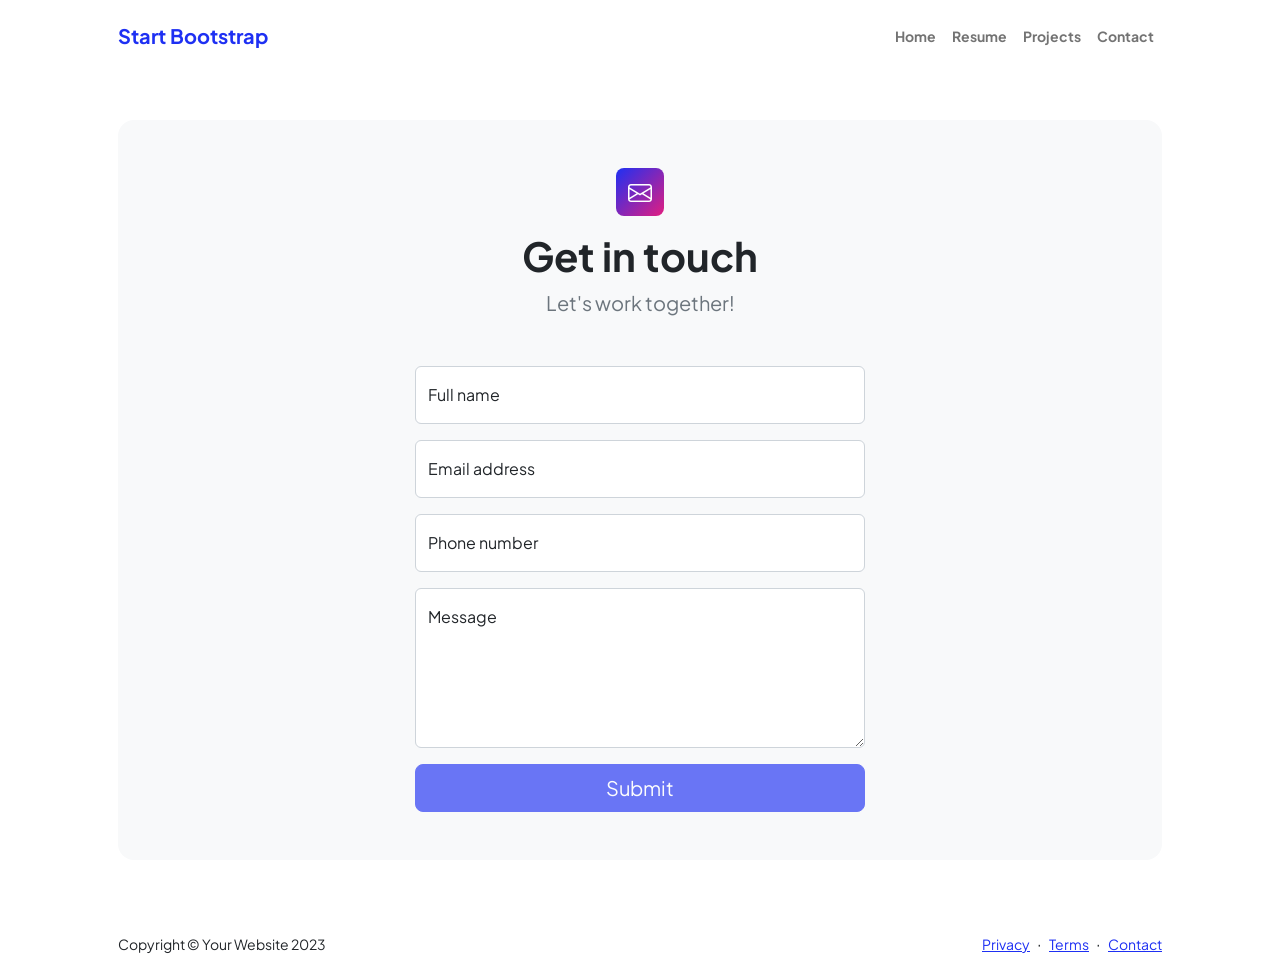
<file: d-id/demo/contact.html>
<!DOCTYPE html>
<html lang="en">
    <head>
        <meta charset="utf-8" />
        <meta name="viewport" content="width=device-width, initial-scale=1, shrink-to-fit=no" />
        <meta name="description" content />
        <meta name="author" content />
        <title>Modern Business - Start Bootstrap Template</title>
        <!-- Favicon-->
        <link rel="icon" type="image/x-icon" href="assets/favicon.ico" />
        <!-- Custom Google font-->
        <link rel="preconnect" href="https://fonts.googleapis.com" />
        <link rel="preconnect" href="https://fonts.gstatic.com" crossorigin />
        <link href="https://fonts.googleapis.com/css2?family=Plus+Jakarta+Sans:wght@100;200;300;400;500;600;700;800;900&amp;display=swap" rel="stylesheet" />
        <!-- Bootstrap icons-->
        <link href="https://cdn.jsdelivr.net/npm/bootstrap-icons@1.8.1/font/bootstrap-icons.css" rel="stylesheet" />
        <!-- Core theme CSS (includes Bootstrap)-->
        <link href="css/styles.css" rel="stylesheet" />
    </head>
    <body class="d-flex flex-column">
        <main class="flex-shrink-0">
            <!-- Navigation-->
            <nav class="navbar navbar-expand-lg navbar-light bg-white py-3">
                <div class="container px-5">
                    <a class="navbar-brand" href="index.html"><span class="fw-bolder text-primary">Start Bootstrap</span></a>
                    <button class="navbar-toggler" type="button" data-bs-toggle="collapse" data-bs-target="#navbarSupportedContent" aria-controls="navbarSupportedContent" aria-expanded="false" aria-label="Toggle navigation"><span class="navbar-toggler-icon"></span></button>
                    <div class="collapse navbar-collapse" id="navbarSupportedContent">
                        <ul class="navbar-nav ms-auto mb-2 mb-lg-0 small fw-bolder">
                            <li class="nav-item"><a class="nav-link" href="index.html">Home</a></li>
                            <li class="nav-item"><a class="nav-link" href="resume.html">Resume</a></li>
                            <li class="nav-item"><a class="nav-link" href="projects.html">Projects</a></li>
                            <li class="nav-item"><a class="nav-link" href="contact.html">Contact</a></li>
                        </ul>
                    </div>
                </div>
            </nav>
            <!-- Page content-->
            <section class="py-5">
                <div class="container px-5">
                    <!-- Contact form-->
                    <div class="bg-light rounded-4 py-5 px-4 px-md-5">
                        <div class="text-center mb-5">
                            <div class="feature bg-primary bg-gradient-primary-to-secondary text-white rounded-3 mb-3"><i class="bi bi-envelope"></i></div>
                            <h1 class="fw-bolder">Get in touch</h1>
                            <p class="lead fw-normal text-muted mb-0">Let's work together!</p>
                        </div>
                        <div class="row gx-5 justify-content-center">
                            <div class="col-lg-8 col-xl-6">
                                <!-- * * * * * * * * * * * * * * *-->
                                <!-- * * SB Forms Contact Form * *-->
                                <!-- * * * * * * * * * * * * * * *-->
                                <!-- This form is pre-integrated with SB Forms.-->
                                <!-- To make this form functional, sign up at-->
                                <!-- https://startbootstrap.com/solution/contact-forms-->
                                <!-- to get an API token!-->
                                <form id="contactForm" data-sb-form-api-token="API_TOKEN">
                                    <!-- Name input-->
                                    <div class="form-floating mb-3">
                                        <input class="form-control" id="name" type="text" placeholder="Enter your name..." data-sb-validations="required" />
                                        <label for="name">Full name</label>
                                        <div class="invalid-feedback" data-sb-feedback="name:required">A name is required.</div>
                                    </div>
                                    <!-- Email address input-->
                                    <div class="form-floating mb-3">
                                        <input class="form-control" id="email" type="email" placeholder="name@example.com" data-sb-validations="required,email" />
                                        <label for="email">Email address</label>
                                        <div class="invalid-feedback" data-sb-feedback="email:required">An email is required.</div>
                                        <div class="invalid-feedback" data-sb-feedback="email:email">Email is not valid.</div>
                                    </div>
                                    <!-- Phone number input-->
                                    <div class="form-floating mb-3">
                                        <input class="form-control" id="phone" type="tel" placeholder="(123) 456-7890" data-sb-validations="required" />
                                        <label for="phone">Phone number</label>
                                        <div class="invalid-feedback" data-sb-feedback="phone:required">A phone number is required.</div>
                                    </div>
                                    <!-- Message input-->
                                    <div class="form-floating mb-3">
                                        <textarea class="form-control" id="message" type="text" placeholder="Enter your message here..." style="height: 10rem" data-sb-validations="required"></textarea>
                                        <label for="message">Message</label>
                                        <div class="invalid-feedback" data-sb-feedback="message:required">A message is required.</div>
                                    </div>
                                    <!-- Submit success message-->
                                    <!---->
                                    <!-- This is what your users will see when the form-->
                                    <!-- has successfully submitted-->
                                    <div class="d-none" id="submitSuccessMessage">
                                        <div class="text-center mb-3">
                                            <div class="fw-bolder">Form submission successful!</div>
                                            To activate this form, sign up at
                                            <br />
                                            <a href="https://startbootstrap.com/solution/contact-forms">https://startbootstrap.com/solution/contact-forms</a>
                                        </div>
                                    </div>
                                    <!-- Submit error message-->
                                    <!---->
                                    <!-- This is what your users will see when there is-->
                                    <!-- an error submitting the form-->
                                    <div class="d-none" id="submitErrorMessage"><div class="text-center text-danger mb-3">Error sending message!</div></div>
                                    <!-- Submit Button-->
                                    <div class="d-grid"><button class="btn btn-primary btn-lg disabled" id="submitButton" type="submit">Submit</button></div>
                                </form>
                            </div>
                        </div>
                    </div>
                </div>
            </section>
        </main>
        <!-- Footer-->
        <footer class="bg-white py-4 mt-auto">
            <div class="container px-5">
                <div class="row align-items-center justify-content-between flex-column flex-sm-row">
                    <div class="col-auto"><div class="small m-0">Copyright &copy; Your Website 2023</div></div>
                    <div class="col-auto">
                        <a class="small" href="#!">Privacy</a>
                        <span class="mx-1">&middot;</span>
                        <a class="small" href="#!">Terms</a>
                        <span class="mx-1">&middot;</span>
                        <a class="small" href="#!">Contact</a>
                    </div>
                </div>
            </div>
        </footer>
        <!-- Bootstrap core JS-->
        <script src="https://cdn.jsdelivr.net/npm/bootstrap@5.2.3/dist/js/bootstrap.bundle.min.js"></script>
        <!-- Core theme JS-->
        <script src="js/scripts.js"></script>
        <!-- * * * * * * * * * * * * * * * * * * * * * * * * * * * * * * * * * * * * * * * *-->
        <!-- * *                               SB Forms JS                               * *-->
        <!-- * * Activate your form at https://startbootstrap.com/solution/contact-forms * *-->
        <!-- * * * * * * * * * * * * * * * * * * * * * * * * * * * * * * * * * * * * * * * *-->
        <script src="https://cdn.startbootstrap.com/sb-forms-latest.js"></script>
    </body>
</html>
</file>
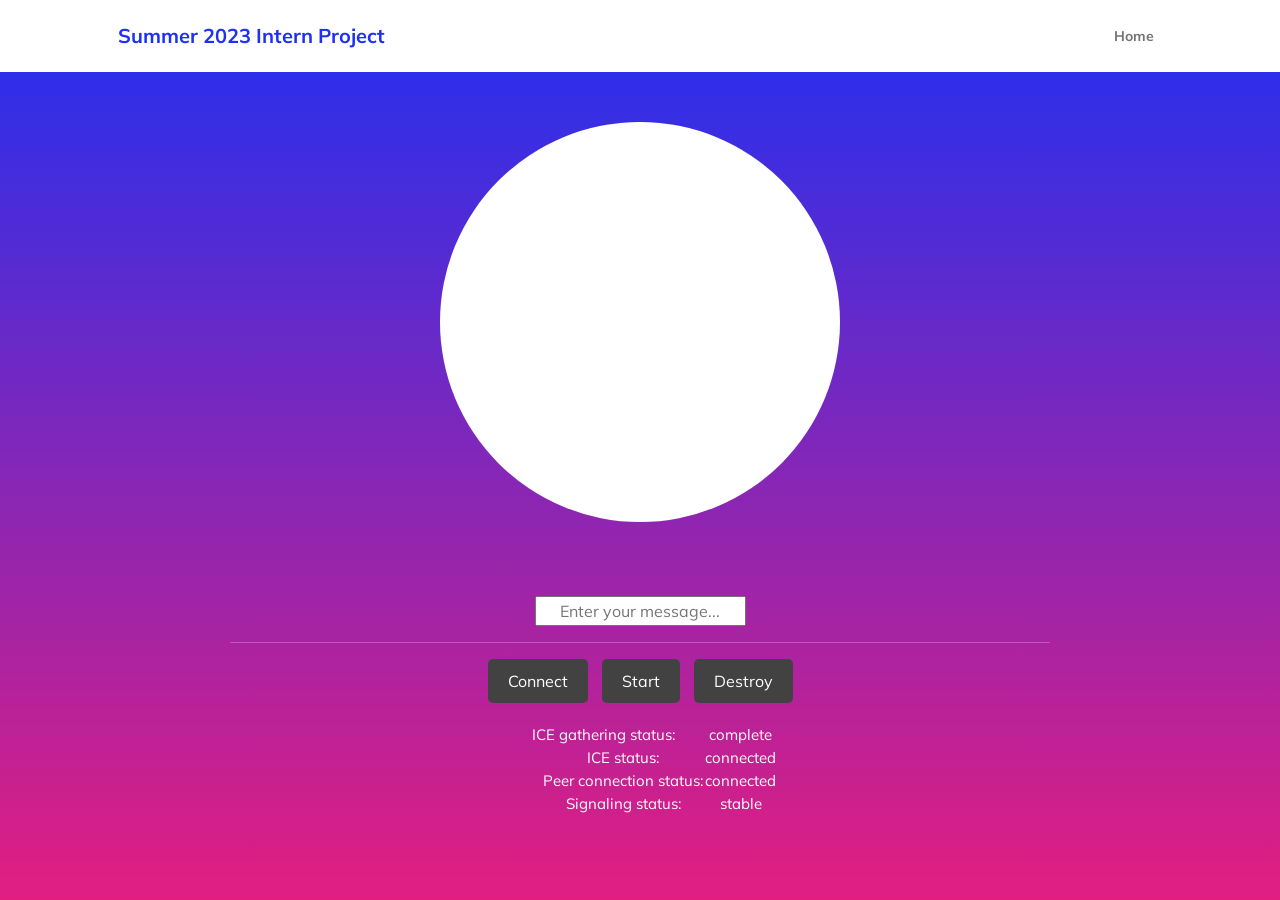
<file: d-id/demo/demo.html>
<!doctype html>
<html>

<head>
  <title>D-ID Streaming POC</title>
  <!-- added google fonts -->
  <link rel="preconnect" href="https://fonts.googleapis.com">
  <link rel="preconnect" href="https://fonts.gstatic.com" crossorigin>
  <link href="https://fonts.googleapis.com/css2?family=Mulish:wght@300;400;700&display=swap" rel="stylesheet">
  <link href="https://fonts.googleapis.com/css2?family=Plus+Jakarta+Sans:wght@100;200;300;400;500;600;700;800;900&amp;display=swap" rel="stylesheet" />
  <!-- Bootstrap icons-->
  <link href="https://cdn.jsdelivr.net/npm/bootstrap-icons@1.8.1/font/bootstrap-icons.css" rel="stylesheet" />
  <!-- Core theme CSS (includes Bootstrap)-->
  <link href="css/styles.css" rel="stylesheet" />
  <style>
    body {
      background: linear-gradient(#1e30f3,#e21e80);
      background-repeat: no-repeat;
      background-size: cover;
      color: #ffffff;
      font-family: 'Mulish', sans-serif;
    }
    .peerConnectionState-new {
      color: cornflowerblue;
    }
    .peerConnectionState-connecting {
      color: orange;
    }
    .peerConnectionState-connected {
      color: green;
    }
    .peerConnectionState-disconnected,
    .peerConnectionState-closed,
    .peerConnectionState-failed {
      color: red;
    }
    .iceConnectionState-new {
      color: cornflowerblue;
    }
    .iceConnectionState-checking {
      color: orange;
    }
    .iceConnectionState-connected,
    .iceConnectionState-completed {
      color: green;
    }
    .iceConnectionState-disconnected,
    .iceConnectionState-closed,
    .iceConnectionState-failed {
      color: red;
    }
    .iceGatheringState-new {
      color: cornflowerblue;
    }
    .iceGatheringState-gathering {
      color: orange;
    }
    .iceGatheringState-complete {
      color: black;
    }
    .signalingState-stable {
      color: green;
    }
    .signalingState-have-local-offer,
    .signalingState-have-remote-offer,
    .signalingState-have-local-pranswer,
    .signalingState-have-remote-pranswer {
      color: cornflowerblue;
    }
    .signalingState-closed {
      color: red;
    }

    /* added css from here */

    body *{
      font-family: 'Mulish', sans-serif;
      text-align: center;
    }

    #content {
      width:820px;
      position: relative;
      margin:0 auto; 
    }
    #buttons {
      clear:both;
      padding:0 0 0 0;
      text-align: center;
    }
    button {
      padding:10px 20px;
      border-radius: 5px;
      border:none;
      font-size: 16px;
      margin:0 5px;
      background-color: #424242;
      color: #ffffff;
    }
    button:hover {
      background-color: #616161;
      cursor: pointer;
      transition: all 0.2s ease-out;
    }
    #status {
      clear:both;
      padding:20px 0 0 0 ;
      text-align: left;
      display: inline-block;
      zoom: 1;
      line-height: 140%;
      font-size: 15px;
      color: #ffffff;
    }
    #status div {
      padding-bottom: 10px;
    }
    #video-wrapper {
      height:500px;
      background-position: top;
    }
    #video-wrapper div {
      width:400px;
      margin:0 auto;
      padding:50px 0 0 0;
    }
    video {
      display:block;
      border-radius: 50%;
      background-color: #fff;
    }
  </style>
</head>

<body>
  <nav class="navbar navbar-expand-lg navbar-light bg-white py-3">
    <div class="container px-5">
        <a class="navbar-brand" href="index.html"><span class="fw-bolder text-primary">Summer 2023 Intern Project</span></a>
        <button class="navbar-toggler" type="button" data-bs-toggle="collapse" data-bs-target="#navbarSupportedContent" aria-controls="navbarSupportedContent" aria-expanded="false" aria-label="Toggle navigation"><span class="navbar-toggler-icon"></span></button>
        <div class="collapse navbar-collapse" id="navbarSupportedContent">
            <ul class="navbar-nav ms-auto mb-2 mb-lg-0 small fw-bolder">
                <li class="nav-item"><a class="nav-link" href="index.html">Home</a></li>
            </ul>
        </div>
    </div>
</nav>
  <div id="content">
    <div id="video-wrapper">
      <div>
        <video id="talk-video" width=400 height=400 autoplay></video>
      </div>
    </div>
    <br>
    <div id="input-container">
      <input type="text" id="user-input-field" placeholder="Enter your message...">
      <hr> <!-- Add a horizontal rule -->
    </div>
    <div id="buttons">
      <button id="connect-button" type="button">Connect</button>
      <button id="talk-button" type="button">Start</button>
      <button id="destroy-button" type="button">Destroy</button>
    </div>
    <div id="status">
      <table style="width: fit-content; margin: 0 auto; text-align: right; color: #ffffff;">
        <tr>
          <td>ICE gathering status:</td>
          <td><label id="ice-gathering-status-label">complete</label></td>
        </tr>
        <tr>
          <td style="padding-left: 40px;">ICE status:</td>
          <td><label id="ice-status-label">connected</label></td>
        </tr>
        <tr>
          <td style="padding-left: 40px;">Peer connection status:</td>
          <td><label id="peer-status-label">connected</label></td>
        </tr>
        <tr>
          <td style="padding-left: 40px;">Signaling status:</td>
          <td><label id="signaling-status-label">stable</label></td>
        </tr>
      </table>
    </div>
  </div>  
  <script type="module" src="./index.js"></script>
</body>
</html>
</file>
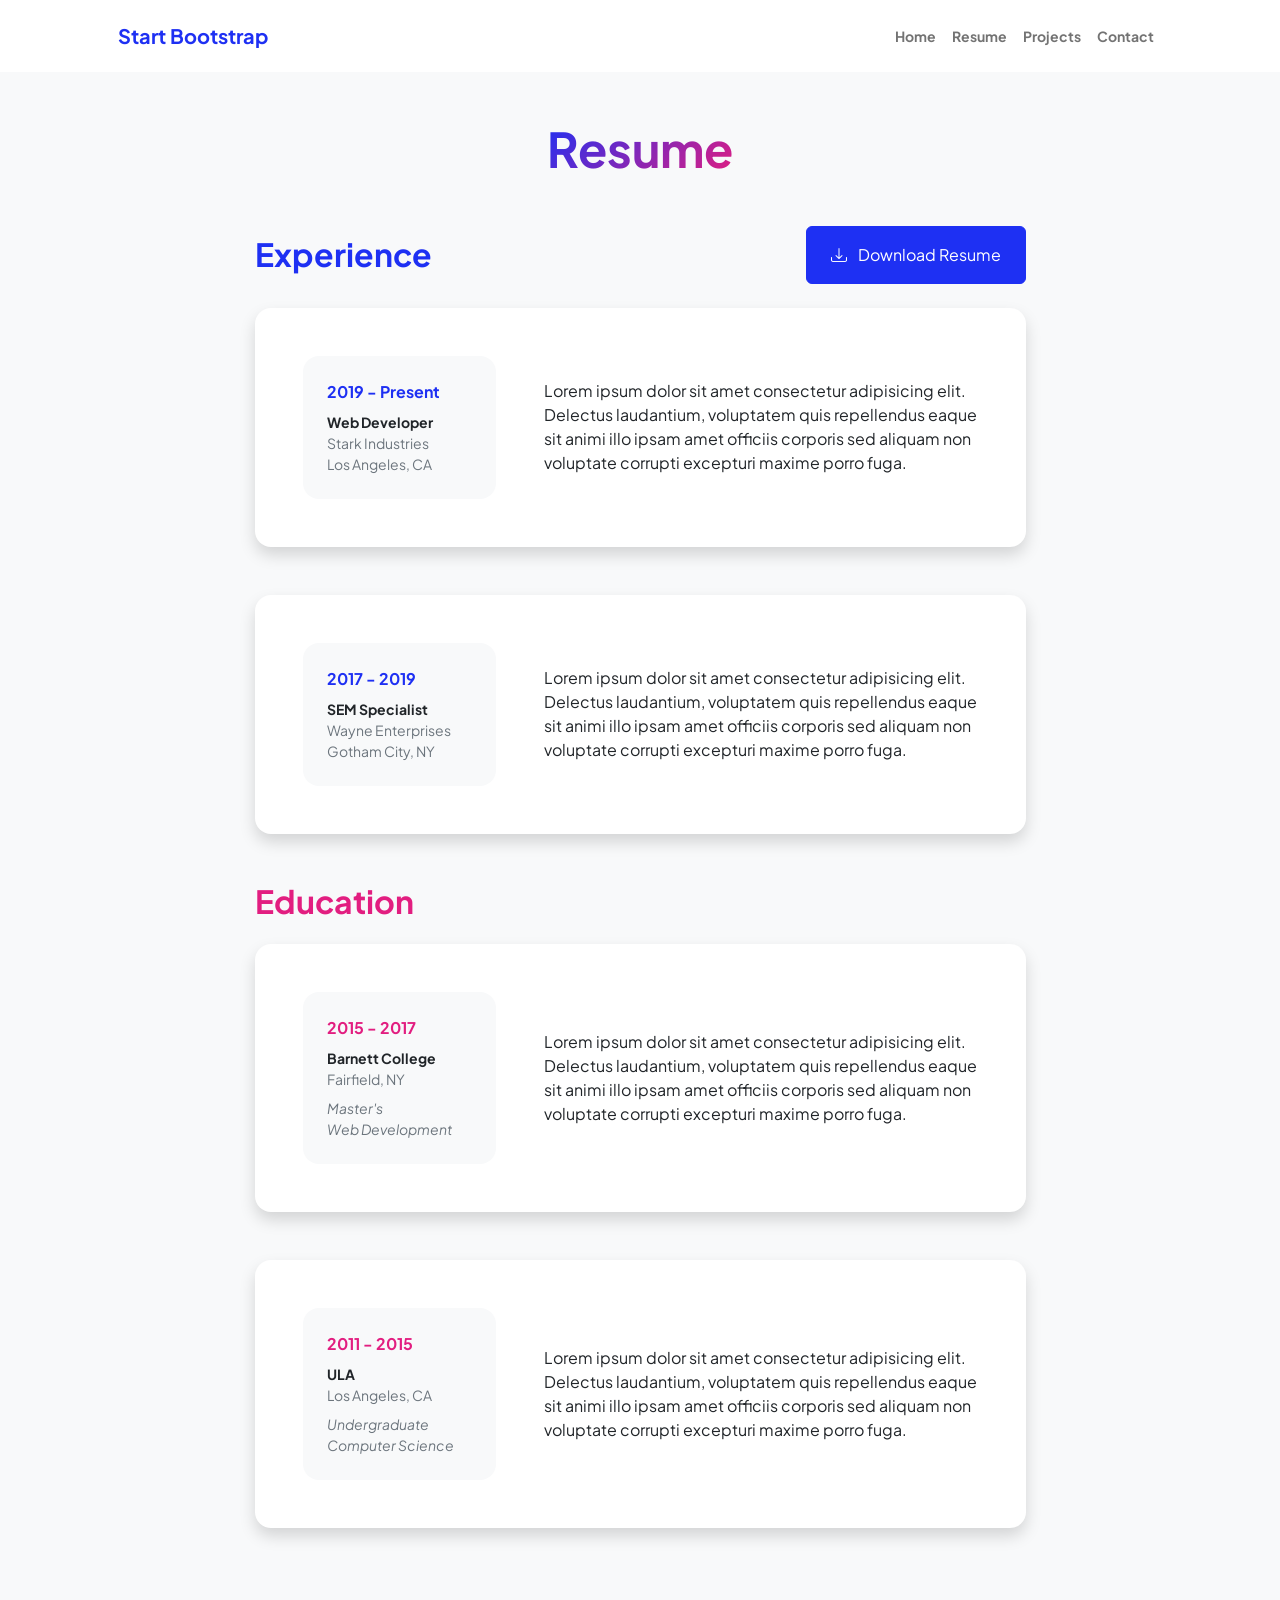
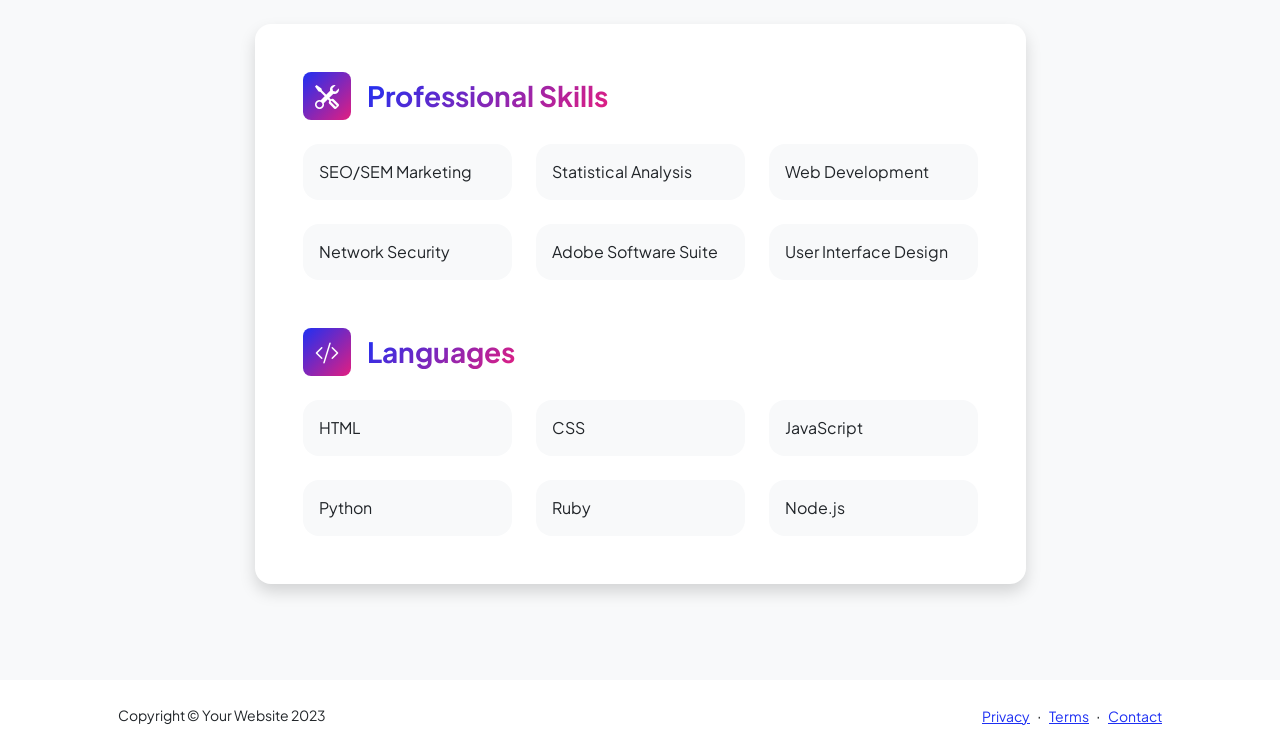
<file: d-id/demo/resume.html>
<!DOCTYPE html>
<html lang="en">
    <head>
        <meta charset="utf-8" />
        <meta name="viewport" content="width=device-width, initial-scale=1, shrink-to-fit=no" />
        <meta name="description" content="" />
        <meta name="author" content="" />
        <title>Personal - Start Bootstrap Template</title>
        <!-- Favicon-->
        <link rel="icon" type="image/x-icon" href="assets/favicon.ico" />
        <!-- Custom Google font-->
        <link rel="preconnect" href="https://fonts.googleapis.com" />
        <link rel="preconnect" href="https://fonts.gstatic.com" crossorigin />
        <link href="https://fonts.googleapis.com/css2?family=Plus+Jakarta+Sans:wght@100;200;300;400;500;600;700;800;900&amp;display=swap" rel="stylesheet" />
        <!-- Bootstrap icons-->
        <link href="https://cdn.jsdelivr.net/npm/bootstrap-icons@1.8.1/font/bootstrap-icons.css" rel="stylesheet" />
        <!-- Core theme CSS (includes Bootstrap)-->
        <link href="css/styles.css" rel="stylesheet" />
    </head>
    <body class="d-flex flex-column h-100 bg-light">
        <main class="flex-shrink-0">
            <!-- Navigation-->
            <nav class="navbar navbar-expand-lg navbar-light bg-white py-3">
                <div class="container px-5">
                    <a class="navbar-brand" href="index.html"><span class="fw-bolder text-primary">Start Bootstrap</span></a>
                    <button class="navbar-toggler" type="button" data-bs-toggle="collapse" data-bs-target="#navbarSupportedContent" aria-controls="navbarSupportedContent" aria-expanded="false" aria-label="Toggle navigation"><span class="navbar-toggler-icon"></span></button>
                    <div class="collapse navbar-collapse" id="navbarSupportedContent">
                        <ul class="navbar-nav ms-auto mb-2 mb-lg-0 small fw-bolder">
                            <li class="nav-item"><a class="nav-link" href="index.html">Home</a></li>
                            <li class="nav-item"><a class="nav-link" href="resume.html">Resume</a></li>
                            <li class="nav-item"><a class="nav-link" href="projects.html">Projects</a></li>
                            <li class="nav-item"><a class="nav-link" href="contact.html">Contact</a></li>
                        </ul>
                    </div>
                </div>
            </nav>
            <!-- Page Content-->
            <div class="container px-5 my-5">
                <div class="text-center mb-5">
                    <h1 class="display-5 fw-bolder mb-0"><span class="text-gradient d-inline">Resume</span></h1>
                </div>
                <div class="row gx-5 justify-content-center">
                    <div class="col-lg-11 col-xl-9 col-xxl-8">
                        <!-- Experience Section-->
                        <section>
                            <div class="d-flex align-items-center justify-content-between mb-4">
                                <h2 class="text-primary fw-bolder mb-0">Experience</h2>
                                <!-- Download resume button-->
                                <!-- Note: Set the link href target to a PDF file within your project-->
                                <a class="btn btn-primary px-4 py-3" href="#!">
                                    <div class="d-inline-block bi bi-download me-2"></div>
                                    Download Resume
                                </a>
                            </div>
                            <!-- Experience Card 1-->
                            <div class="card shadow border-0 rounded-4 mb-5">
                                <div class="card-body p-5">
                                    <div class="row align-items-center gx-5">
                                        <div class="col text-center text-lg-start mb-4 mb-lg-0">
                                            <div class="bg-light p-4 rounded-4">
                                                <div class="text-primary fw-bolder mb-2">2019 - Present</div>
                                                <div class="small fw-bolder">Web Developer</div>
                                                <div class="small text-muted">Stark Industries</div>
                                                <div class="small text-muted">Los Angeles, CA</div>
                                            </div>
                                        </div>
                                        <div class="col-lg-8"><div>Lorem ipsum dolor sit amet consectetur adipisicing elit. Delectus laudantium, voluptatem quis repellendus eaque sit animi illo ipsam amet officiis corporis sed aliquam non voluptate corrupti excepturi maxime porro fuga.</div></div>
                                    </div>
                                </div>
                            </div>
                            <!-- Experience Card 2-->
                            <div class="card shadow border-0 rounded-4 mb-5">
                                <div class="card-body p-5">
                                    <div class="row align-items-center gx-5">
                                        <div class="col text-center text-lg-start mb-4 mb-lg-0">
                                            <div class="bg-light p-4 rounded-4">
                                                <div class="text-primary fw-bolder mb-2">2017 - 2019</div>
                                                <div class="small fw-bolder">SEM Specialist</div>
                                                <div class="small text-muted">Wayne Enterprises</div>
                                                <div class="small text-muted">Gotham City, NY</div>
                                            </div>
                                        </div>
                                        <div class="col-lg-8"><div>Lorem ipsum dolor sit amet consectetur adipisicing elit. Delectus laudantium, voluptatem quis repellendus eaque sit animi illo ipsam amet officiis corporis sed aliquam non voluptate corrupti excepturi maxime porro fuga.</div></div>
                                    </div>
                                </div>
                            </div>
                        </section>
                        <!-- Education Section-->
                        <section>
                            <h2 class="text-secondary fw-bolder mb-4">Education</h2>
                            <!-- Education Card 1-->
                            <div class="card shadow border-0 rounded-4 mb-5">
                                <div class="card-body p-5">
                                    <div class="row align-items-center gx-5">
                                        <div class="col text-center text-lg-start mb-4 mb-lg-0">
                                            <div class="bg-light p-4 rounded-4">
                                                <div class="text-secondary fw-bolder mb-2">2015 - 2017</div>
                                                <div class="mb-2">
                                                    <div class="small fw-bolder">Barnett College</div>
                                                    <div class="small text-muted">Fairfield, NY</div>
                                                </div>
                                                <div class="fst-italic">
                                                    <div class="small text-muted">Master's</div>
                                                    <div class="small text-muted">Web Development</div>
                                                </div>
                                            </div>
                                        </div>
                                        <div class="col-lg-8"><div>Lorem ipsum dolor sit amet consectetur adipisicing elit. Delectus laudantium, voluptatem quis repellendus eaque sit animi illo ipsam amet officiis corporis sed aliquam non voluptate corrupti excepturi maxime porro fuga.</div></div>
                                    </div>
                                </div>
                            </div>
                            <!-- Education Card 2-->
                            <div class="card shadow border-0 rounded-4 mb-5">
                                <div class="card-body p-5">
                                    <div class="row align-items-center gx-5">
                                        <div class="col text-center text-lg-start mb-4 mb-lg-0">
                                            <div class="bg-light p-4 rounded-4">
                                                <div class="text-secondary fw-bolder mb-2">2011 - 2015</div>
                                                <div class="mb-2">
                                                    <div class="small fw-bolder">ULA</div>
                                                    <div class="small text-muted">Los Angeles, CA</div>
                                                </div>
                                                <div class="fst-italic">
                                                    <div class="small text-muted">Undergraduate</div>
                                                    <div class="small text-muted">Computer Science</div>
                                                </div>
                                            </div>
                                        </div>
                                        <div class="col-lg-8"><div>Lorem ipsum dolor sit amet consectetur adipisicing elit. Delectus laudantium, voluptatem quis repellendus eaque sit animi illo ipsam amet officiis corporis sed aliquam non voluptate corrupti excepturi maxime porro fuga.</div></div>
                                    </div>
                                </div>
                            </div>
                        </section>
                        <!-- Divider-->
                        <div class="pb-5"></div>
                        <!-- Skills Section-->
                        <section>
                            <!-- Skillset Card-->
                            <div class="card shadow border-0 rounded-4 mb-5">
                                <div class="card-body p-5">
                                    <!-- Professional skills list-->
                                    <div class="mb-5">
                                        <div class="d-flex align-items-center mb-4">
                                            <div class="feature bg-primary bg-gradient-primary-to-secondary text-white rounded-3 me-3"><i class="bi bi-tools"></i></div>
                                            <h3 class="fw-bolder mb-0"><span class="text-gradient d-inline">Professional Skills</span></h3>
                                        </div>
                                        <div class="row row-cols-1 row-cols-md-3 mb-4">
                                            <div class="col mb-4 mb-md-0"><div class="d-flex align-items-center bg-light rounded-4 p-3 h-100">SEO/SEM Marketing</div></div>
                                            <div class="col mb-4 mb-md-0"><div class="d-flex align-items-center bg-light rounded-4 p-3 h-100">Statistical Analysis</div></div>
                                            <div class="col"><div class="d-flex align-items-center bg-light rounded-4 p-3 h-100">Web Development</div></div>
                                        </div>
                                        <div class="row row-cols-1 row-cols-md-3">
                                            <div class="col mb-4 mb-md-0"><div class="d-flex align-items-center bg-light rounded-4 p-3 h-100">Network Security</div></div>
                                            <div class="col mb-4 mb-md-0"><div class="d-flex align-items-center bg-light rounded-4 p-3 h-100">Adobe Software Suite</div></div>
                                            <div class="col"><div class="d-flex align-items-center bg-light rounded-4 p-3 h-100">User Interface Design</div></div>
                                        </div>
                                    </div>
                                    <!-- Languages list-->
                                    <div class="mb-0">
                                        <div class="d-flex align-items-center mb-4">
                                            <div class="feature bg-primary bg-gradient-primary-to-secondary text-white rounded-3 me-3"><i class="bi bi-code-slash"></i></div>
                                            <h3 class="fw-bolder mb-0"><span class="text-gradient d-inline">Languages</span></h3>
                                        </div>
                                        <div class="row row-cols-1 row-cols-md-3 mb-4">
                                            <div class="col mb-4 mb-md-0"><div class="d-flex align-items-center bg-light rounded-4 p-3 h-100">HTML</div></div>
                                            <div class="col mb-4 mb-md-0"><div class="d-flex align-items-center bg-light rounded-4 p-3 h-100">CSS</div></div>
                                            <div class="col"><div class="d-flex align-items-center bg-light rounded-4 p-3 h-100">JavaScript</div></div>
                                        </div>
                                        <div class="row row-cols-1 row-cols-md-3">
                                            <div class="col mb-4 mb-md-0"><div class="d-flex align-items-center bg-light rounded-4 p-3 h-100">Python</div></div>
                                            <div class="col mb-4 mb-md-0"><div class="d-flex align-items-center bg-light rounded-4 p-3 h-100">Ruby</div></div>
                                            <div class="col"><div class="d-flex align-items-center bg-light rounded-4 p-3 h-100">Node.js</div></div>
                                        </div>
                                    </div>
                                </div>
                            </div>
                        </section>
                    </div>
                </div>
            </div>
        </main>
        <!-- Footer-->
        <footer class="bg-white py-4 mt-auto">
            <div class="container px-5">
                <div class="row align-items-center justify-content-between flex-column flex-sm-row">
                    <div class="col-auto"><div class="small m-0">Copyright &copy; Your Website 2023</div></div>
                    <div class="col-auto">
                        <a class="small" href="#!">Privacy</a>
                        <span class="mx-1">&middot;</span>
                        <a class="small" href="#!">Terms</a>
                        <span class="mx-1">&middot;</span>
                        <a class="small" href="#!">Contact</a>
                    </div>
                </div>
            </div>
        </footer>
        <!-- Bootstrap core JS-->
        <script src="https://cdn.jsdelivr.net/npm/bootstrap@5.2.3/dist/js/bootstrap.bundle.min.js"></script>
        <!-- Core theme JS-->
        <script src="js/scripts.js"></script>
    </body>
</html>
</file>
